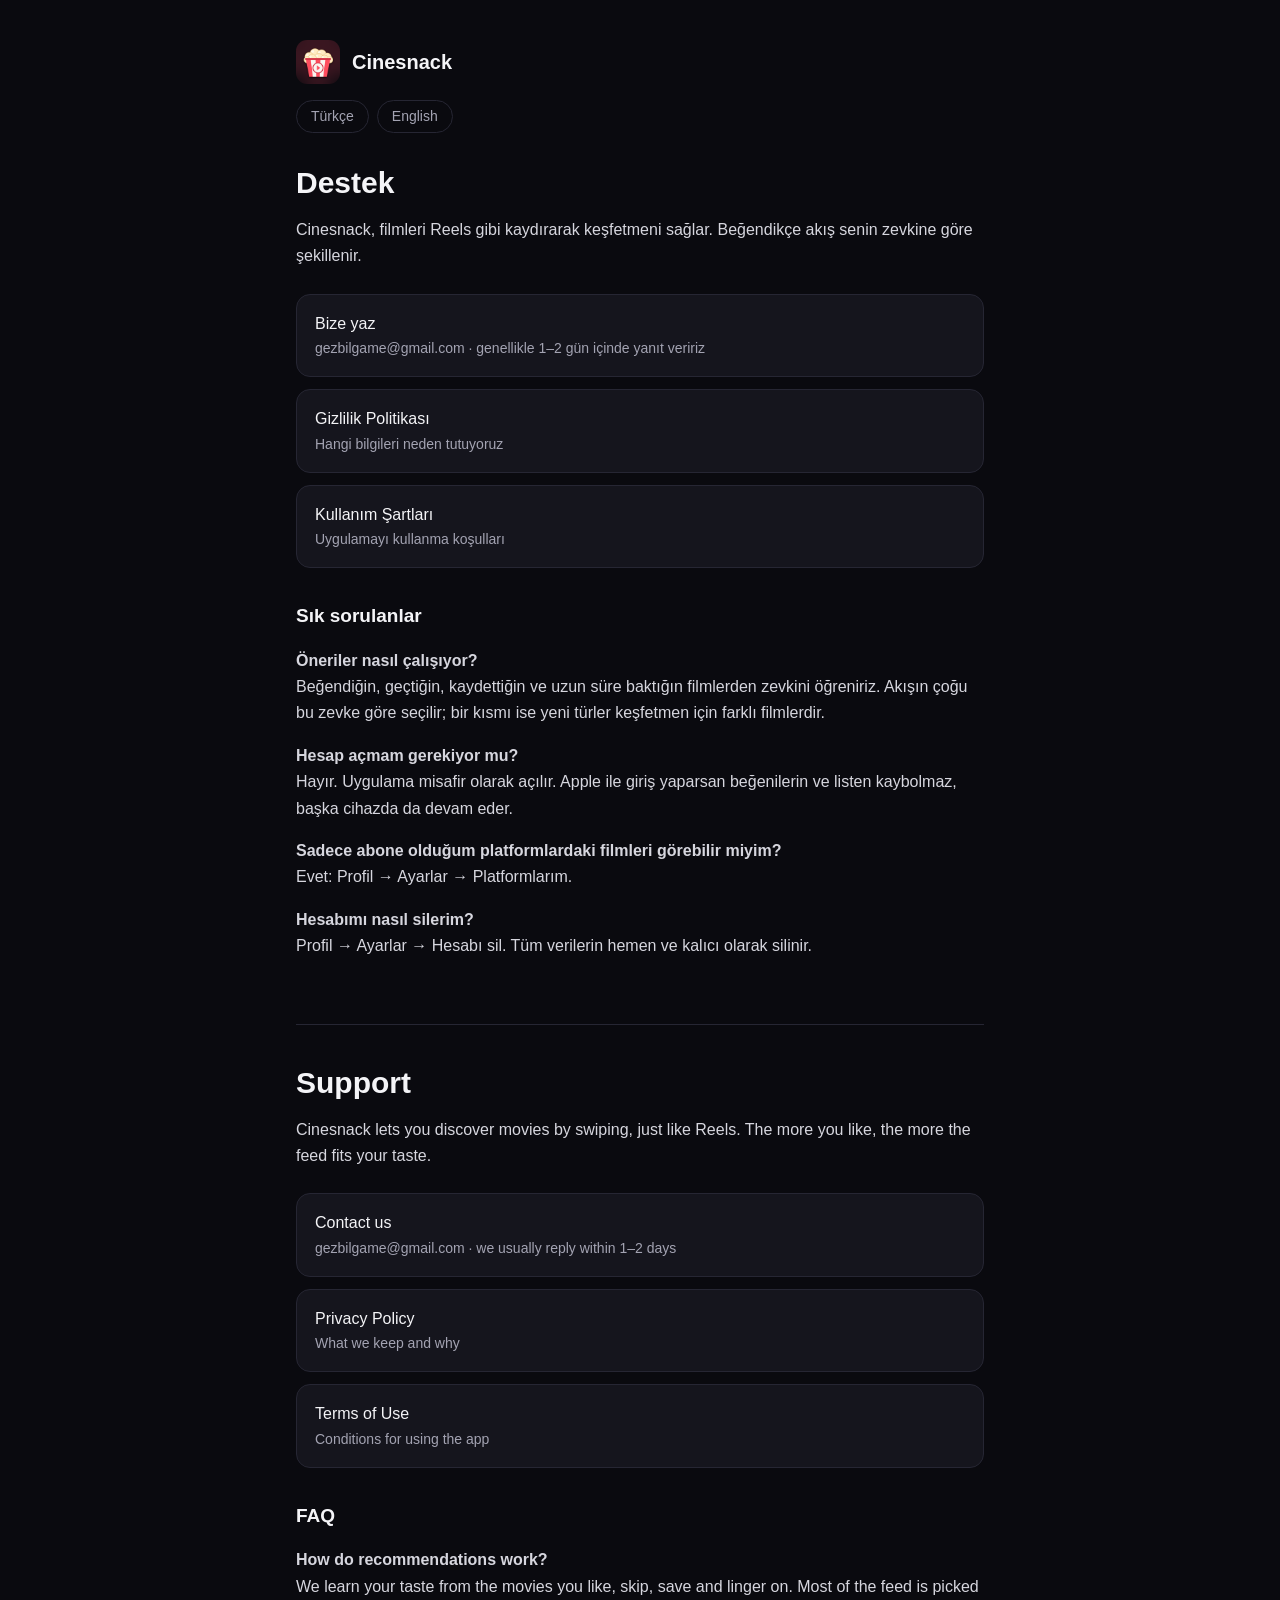
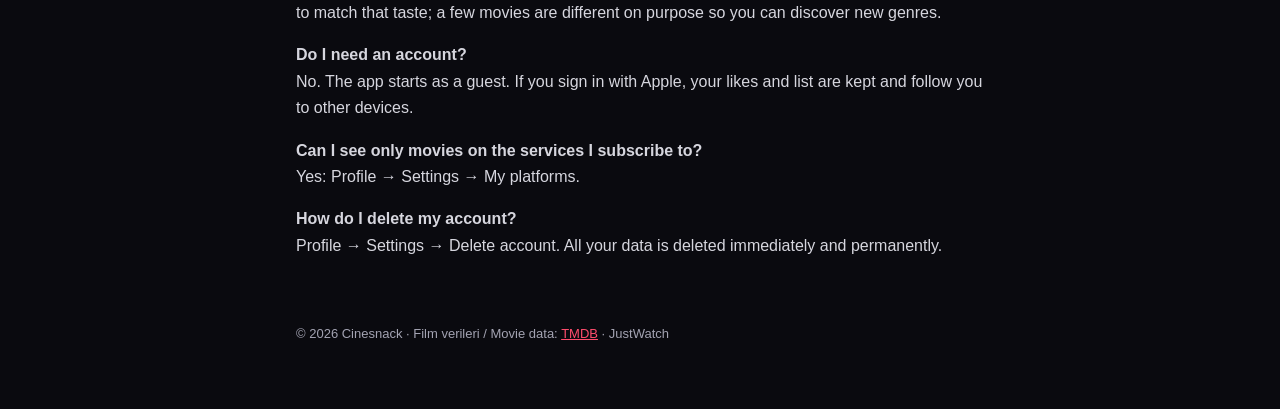
<file: index.html>
<!doctype html>
<html lang="tr">
<head>
  <meta charset="utf-8">
  <meta name="viewport" content="width=device-width, initial-scale=1">
  <title>Cinesnack Destek</title>
  <meta name="description" content="Cinesnack: filmleri Reels gibi kaydırarak keşfet. Destek ve yasal bilgiler.">
  <link rel="icon" href="icon.png">
  <link rel="stylesheet" href="style.css">
</head>
<body>
<main>
  <header><img src="icon.png" alt=""><a href="./">Cinesnack</a></header>
  <nav class="lang"><a href="#tr">Türkçe</a><a href="#en">English</a></nav>

  <section id="tr" lang="tr">
    <h1>Destek</h1>
    <p>Cinesnack, filmleri Reels gibi kaydırarak keşfetmeni sağlar. Beğendikçe akış senin zevkine göre şekillenir.</p>

    <div class="cards">
      <a href="mailto:gezbilgame@gmail.com">Bize yaz<span>gezbilgame@gmail.com · genellikle 1–2 gün içinde yanıt veririz</span></a>
      <a href="privacy.html#tr">Gizlilik Politikası<span>Hangi bilgileri neden tutuyoruz</span></a>
      <a href="terms.html#tr">Kullanım Şartları<span>Uygulamayı kullanma koşulları</span></a>
    </div>

    <h2>Sık sorulanlar</h2>
    <p><strong>Öneriler nasıl çalışıyor?</strong><br>Beğendiğin, geçtiğin, kaydettiğin ve uzun süre baktığın filmlerden zevkini öğreniriz. Akışın çoğu bu zevke göre seçilir; bir kısmı ise yeni türler keşfetmen için farklı filmlerdir.</p>
    <p><strong>Hesap açmam gerekiyor mu?</strong><br>Hayır. Uygulama misafir olarak açılır. Apple ile giriş yaparsan beğenilerin ve listen kaybolmaz, başka cihazda da devam eder.</p>
    <p><strong>Sadece abone olduğum platformlardaki filmleri görebilir miyim?</strong><br>Evet: Profil → Ayarlar → Platformlarım.</p>
    <p><strong>Hesabımı nasıl silerim?</strong><br>Profil → Ayarlar → Hesabı sil. Tüm verilerin hemen ve kalıcı olarak silinir.</p>
  </section>

  <section id="en" lang="en">
    <h1>Support</h1>
    <p>Cinesnack lets you discover movies by swiping, just like Reels. The more you like, the more the feed fits your taste.</p>

    <div class="cards">
      <a href="mailto:gezbilgame@gmail.com">Contact us<span>gezbilgame@gmail.com · we usually reply within 1–2 days</span></a>
      <a href="privacy.html#en">Privacy Policy<span>What we keep and why</span></a>
      <a href="terms.html#en">Terms of Use<span>Conditions for using the app</span></a>
    </div>

    <h2>FAQ</h2>
    <p><strong>How do recommendations work?</strong><br>We learn your taste from the movies you like, skip, save and linger on. Most of the feed is picked to match that taste; a few movies are different on purpose so you can discover new genres.</p>
    <p><strong>Do I need an account?</strong><br>No. The app starts as a guest. If you sign in with Apple, your likes and list are kept and follow you to other devices.</p>
    <p><strong>Can I see only movies on the services I subscribe to?</strong><br>Yes: Profile → Settings → My platforms.</p>
    <p><strong>How do I delete my account?</strong><br>Profile → Settings → Delete account. All your data is deleted immediately and permanently.</p>
  </section>

  <footer>© 2026 Cinesnack · Film verileri / Movie data: <a href="https://www.themoviedb.org">TMDB</a> · JustWatch</footer>
</main>
</body>
</html>
</file>
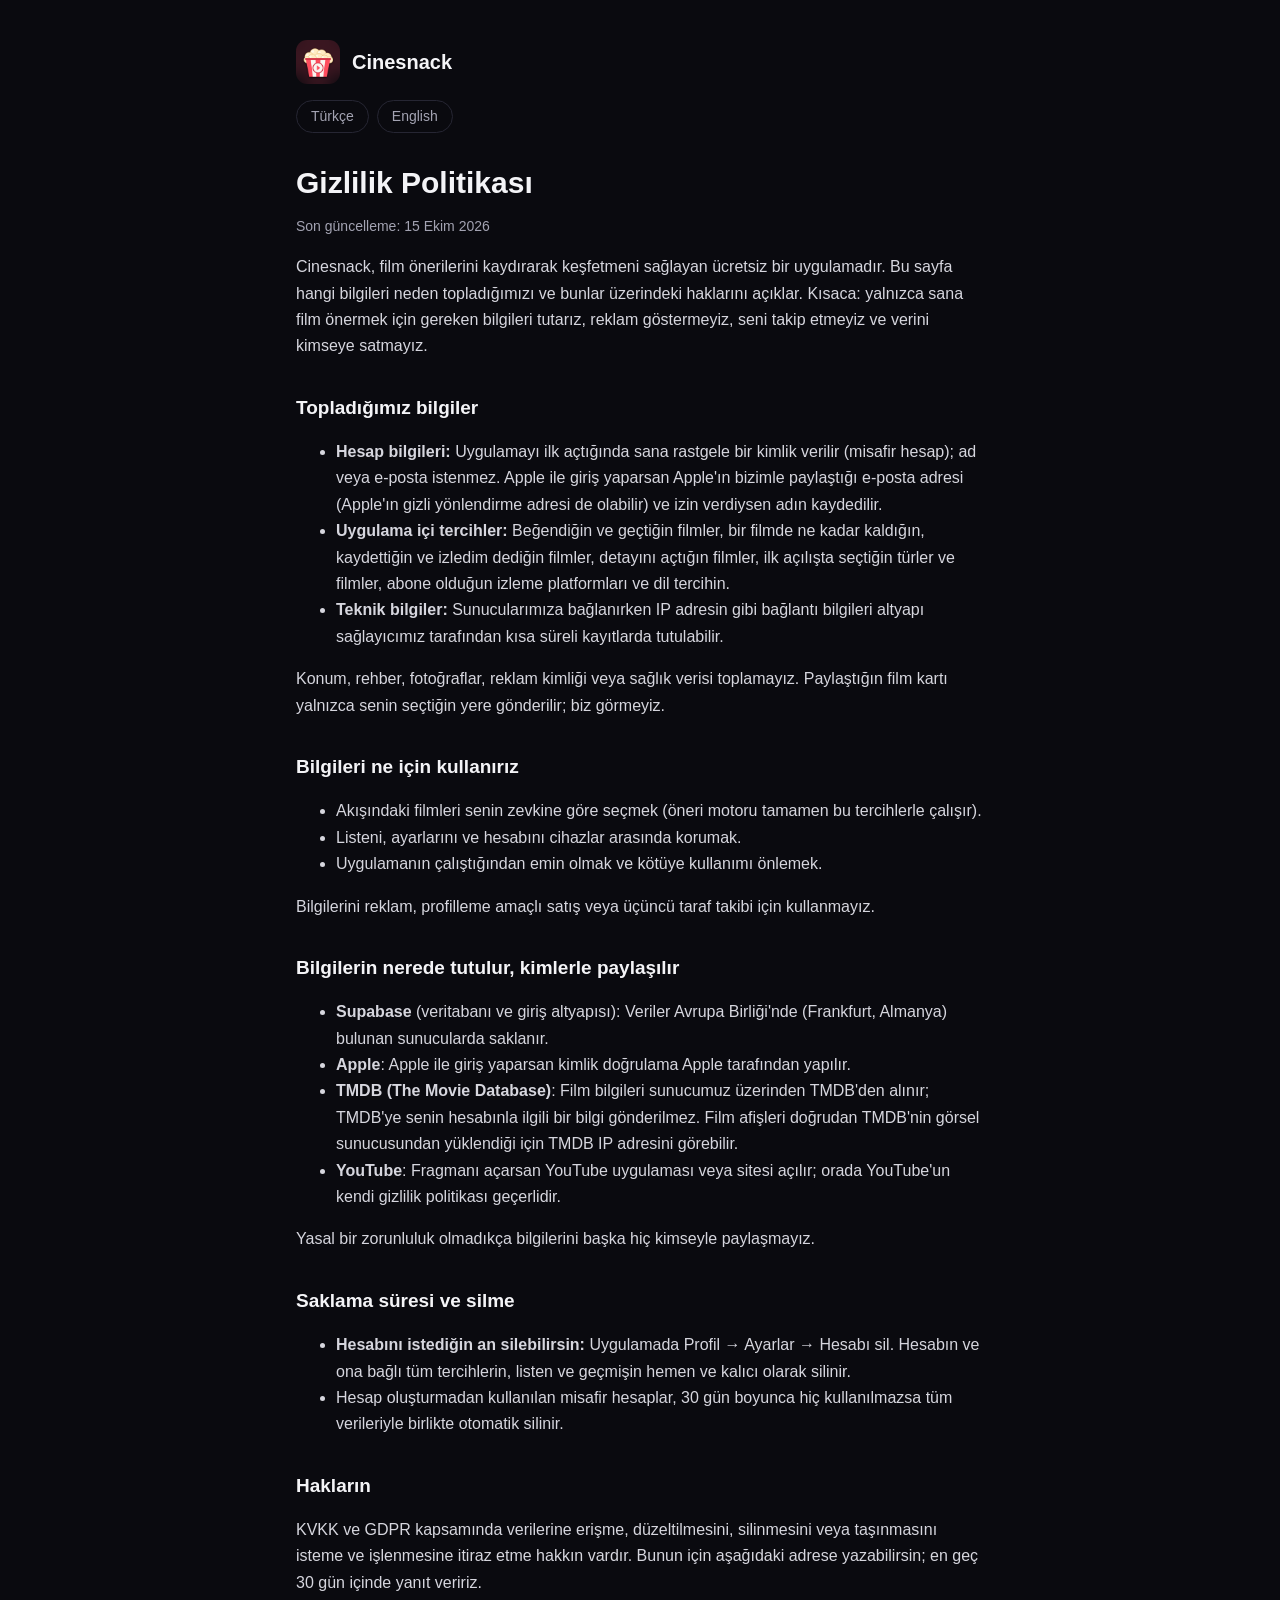
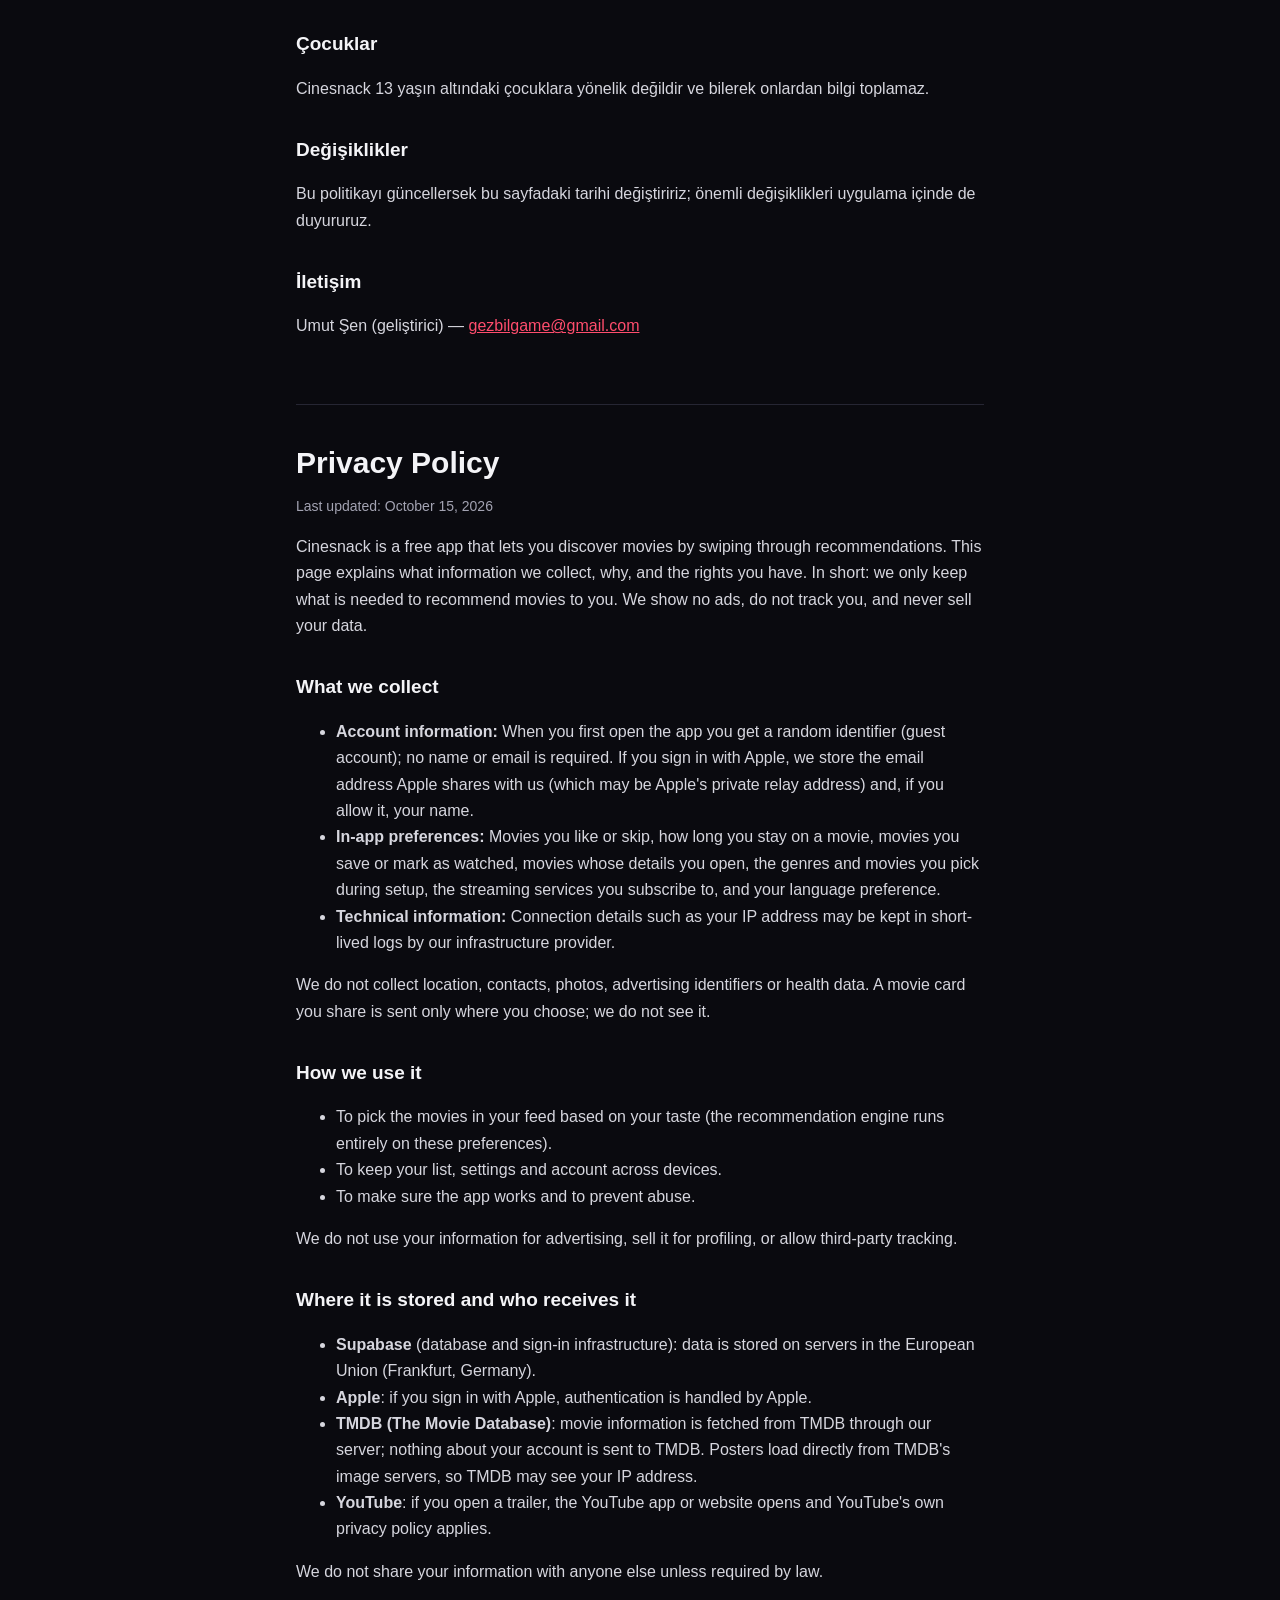
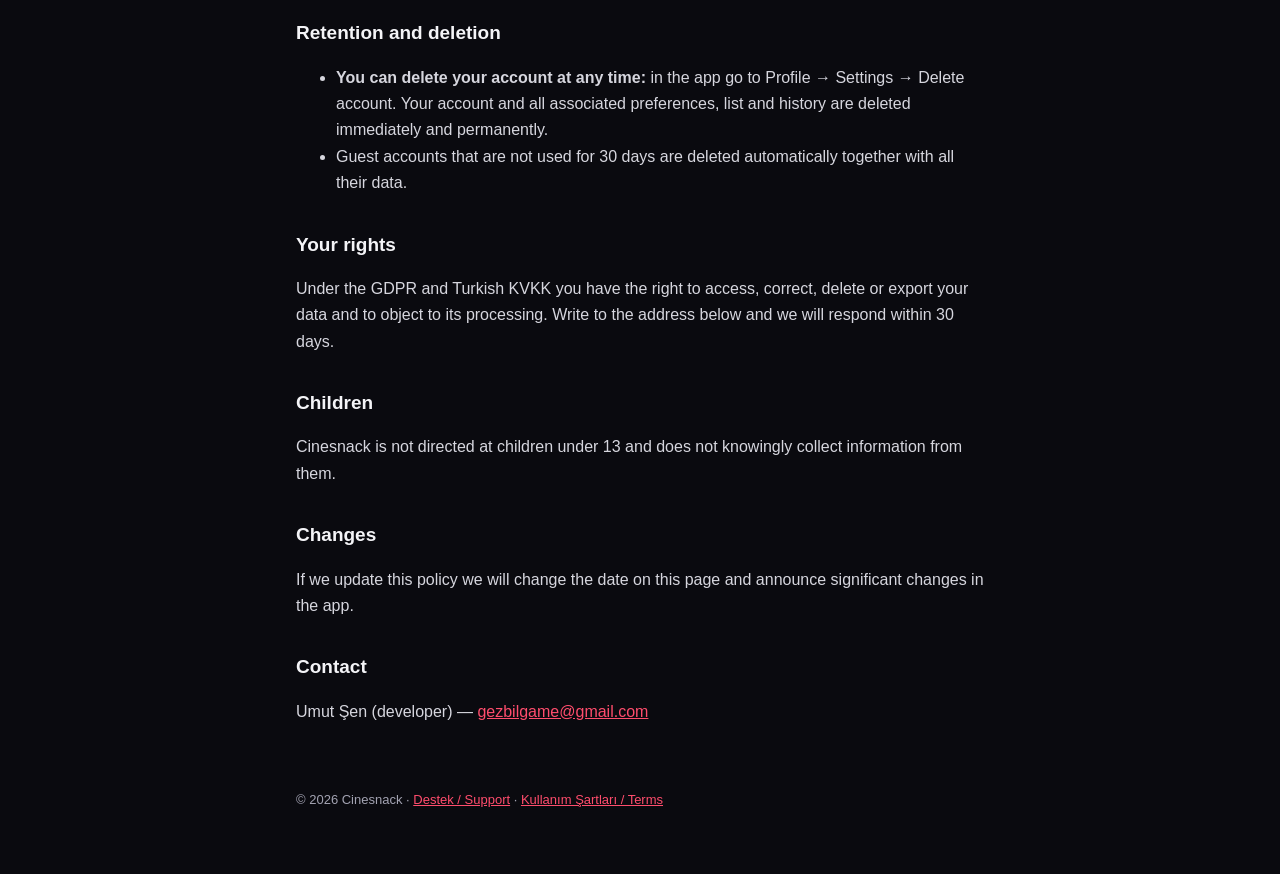
<file: privacy.html>
<!doctype html>
<html lang="tr">
<head>
  <meta charset="utf-8">
  <meta name="viewport" content="width=device-width, initial-scale=1">
  <title>Cinesnack Gizlilik</title>
  <meta name="description" content="Cinesnack gizlilik politikası / privacy policy">
  <link rel="icon" href="icon.png">
  <link rel="stylesheet" href="style.css">
</head>
<body>
<main>
  <header><img src="icon.png" alt=""><a href="./">Cinesnack</a></header>
  <nav class="lang"><a href="#tr">Türkçe</a><a href="#en">English</a></nav>

  <section id="tr" lang="tr">
    <h1>Gizlilik Politikası</h1>
    <p class="muted">Son güncelleme: 15 Ekim 2026</p>

    <p>Cinesnack, film önerilerini kaydırarak keşfetmeni sağlayan ücretsiz bir uygulamadır. Bu sayfa hangi bilgileri neden topladığımızı ve bunlar üzerindeki haklarını açıklar. Kısaca: yalnızca sana film önermek için gereken bilgileri tutarız, reklam göstermeyiz, seni takip etmeyiz ve verini kimseye satmayız.</p>

    <h2>Topladığımız bilgiler</h2>
    <ul>
      <li><strong>Hesap bilgileri:</strong> Uygulamayı ilk açtığında sana rastgele bir kimlik verilir (misafir hesap); ad veya e-posta istenmez. Apple ile giriş yaparsan Apple'ın bizimle paylaştığı e-posta adresi (Apple'ın gizli yönlendirme adresi de olabilir) ve izin verdiysen adın kaydedilir.</li>
      <li><strong>Uygulama içi tercihler:</strong> Beğendiğin ve geçtiğin filmler, bir filmde ne kadar kaldığın, kaydettiğin ve izledim dediğin filmler, detayını açtığın filmler, ilk açılışta seçtiğin türler ve filmler, abone olduğun izleme platformları ve dil tercihin.</li>
      <li><strong>Teknik bilgiler:</strong> Sunucularımıza bağlanırken IP adresin gibi bağlantı bilgileri altyapı sağlayıcımız tarafından kısa süreli kayıtlarda tutulabilir.</li>
    </ul>
    <p>Konum, rehber, fotoğraflar, reklam kimliği veya sağlık verisi toplamayız. Paylaştığın film kartı yalnızca senin seçtiğin yere gönderilir; biz görmeyiz.</p>

    <h2>Bilgileri ne için kullanırız</h2>
    <ul>
      <li>Akışındaki filmleri senin zevkine göre seçmek (öneri motoru tamamen bu tercihlerle çalışır).</li>
      <li>Listeni, ayarlarını ve hesabını cihazlar arasında korumak.</li>
      <li>Uygulamanın çalıştığından emin olmak ve kötüye kullanımı önlemek.</li>
    </ul>
    <p>Bilgilerini reklam, profilleme amaçlı satış veya üçüncü taraf takibi için kullanmayız.</p>

    <h2>Bilgilerin nerede tutulur, kimlerle paylaşılır</h2>
    <ul>
      <li><strong>Supabase</strong> (veritabanı ve giriş altyapısı): Veriler Avrupa Birliği'nde (Frankfurt, Almanya) bulunan sunucularda saklanır.</li>
      <li><strong>Apple</strong>: Apple ile giriş yaparsan kimlik doğrulama Apple tarafından yapılır.</li>
      <li><strong>TMDB (The Movie Database)</strong>: Film bilgileri sunucumuz üzerinden TMDB'den alınır; TMDB'ye senin hesabınla ilgili bir bilgi gönderilmez. Film afişleri doğrudan TMDB'nin görsel sunucusundan yüklendiği için TMDB IP adresini görebilir.</li>
      <li><strong>YouTube</strong>: Fragmanı açarsan YouTube uygulaması veya sitesi açılır; orada YouTube'un kendi gizlilik politikası geçerlidir.</li>
    </ul>
    <p>Yasal bir zorunluluk olmadıkça bilgilerini başka hiç kimseyle paylaşmayız.</p>

    <h2>Saklama süresi ve silme</h2>
    <ul>
      <li><strong>Hesabını istediğin an silebilirsin:</strong> Uygulamada Profil → Ayarlar → Hesabı sil. Hesabın ve ona bağlı tüm tercihlerin, listen ve geçmişin hemen ve kalıcı olarak silinir.</li>
      <li>Hesap oluşturmadan kullanılan misafir hesaplar, 30 gün boyunca hiç kullanılmazsa tüm verileriyle birlikte otomatik silinir.</li>
    </ul>

    <h2>Hakların</h2>
    <p>KVKK ve GDPR kapsamında verilerine erişme, düzeltilmesini, silinmesini veya taşınmasını isteme ve işlenmesine itiraz etme hakkın vardır. Bunun için aşağıdaki adrese yazabilirsin; en geç 30 gün içinde yanıt veririz.</p>

    <h2>Çocuklar</h2>
    <p>Cinesnack 13 yaşın altındaki çocuklara yönelik değildir ve bilerek onlardan bilgi toplamaz.</p>

    <h2>Değişiklikler</h2>
    <p>Bu politikayı güncellersek bu sayfadaki tarihi değiştiririz; önemli değişiklikleri uygulama içinde de duyururuz.</p>

    <h2>İletişim</h2>
    <p>Umut Şen (geliştirici) — <a href="mailto:gezbilgame@gmail.com">gezbilgame@gmail.com</a></p>
  </section>

  <section id="en" lang="en">
    <h1>Privacy Policy</h1>
    <p class="muted">Last updated: October 15, 2026</p>

    <p>Cinesnack is a free app that lets you discover movies by swiping through recommendations. This page explains what information we collect, why, and the rights you have. In short: we only keep what is needed to recommend movies to you. We show no ads, do not track you, and never sell your data.</p>

    <h2>What we collect</h2>
    <ul>
      <li><strong>Account information:</strong> When you first open the app you get a random identifier (guest account); no name or email is required. If you sign in with Apple, we store the email address Apple shares with us (which may be Apple's private relay address) and, if you allow it, your name.</li>
      <li><strong>In-app preferences:</strong> Movies you like or skip, how long you stay on a movie, movies you save or mark as watched, movies whose details you open, the genres and movies you pick during setup, the streaming services you subscribe to, and your language preference.</li>
      <li><strong>Technical information:</strong> Connection details such as your IP address may be kept in short-lived logs by our infrastructure provider.</li>
    </ul>
    <p>We do not collect location, contacts, photos, advertising identifiers or health data. A movie card you share is sent only where you choose; we do not see it.</p>

    <h2>How we use it</h2>
    <ul>
      <li>To pick the movies in your feed based on your taste (the recommendation engine runs entirely on these preferences).</li>
      <li>To keep your list, settings and account across devices.</li>
      <li>To make sure the app works and to prevent abuse.</li>
    </ul>
    <p>We do not use your information for advertising, sell it for profiling, or allow third-party tracking.</p>

    <h2>Where it is stored and who receives it</h2>
    <ul>
      <li><strong>Supabase</strong> (database and sign-in infrastructure): data is stored on servers in the European Union (Frankfurt, Germany).</li>
      <li><strong>Apple</strong>: if you sign in with Apple, authentication is handled by Apple.</li>
      <li><strong>TMDB (The Movie Database)</strong>: movie information is fetched from TMDB through our server; nothing about your account is sent to TMDB. Posters load directly from TMDB's image servers, so TMDB may see your IP address.</li>
      <li><strong>YouTube</strong>: if you open a trailer, the YouTube app or website opens and YouTube's own privacy policy applies.</li>
    </ul>
    <p>We do not share your information with anyone else unless required by law.</p>

    <h2>Retention and deletion</h2>
    <ul>
      <li><strong>You can delete your account at any time:</strong> in the app go to Profile → Settings → Delete account. Your account and all associated preferences, list and history are deleted immediately and permanently.</li>
      <li>Guest accounts that are not used for 30 days are deleted automatically together with all their data.</li>
    </ul>

    <h2>Your rights</h2>
    <p>Under the GDPR and Turkish KVKK you have the right to access, correct, delete or export your data and to object to its processing. Write to the address below and we will respond within 30 days.</p>

    <h2>Children</h2>
    <p>Cinesnack is not directed at children under 13 and does not knowingly collect information from them.</p>

    <h2>Changes</h2>
    <p>If we update this policy we will change the date on this page and announce significant changes in the app.</p>

    <h2>Contact</h2>
    <p>Umut Şen (developer) — <a href="mailto:gezbilgame@gmail.com">gezbilgame@gmail.com</a></p>
  </section>

  <footer>© 2026 Cinesnack · <a href="./">Destek / Support</a> · <a href="terms.html">Kullanım Şartları / Terms</a></footer>
</main>
</body>
</html>
</file>
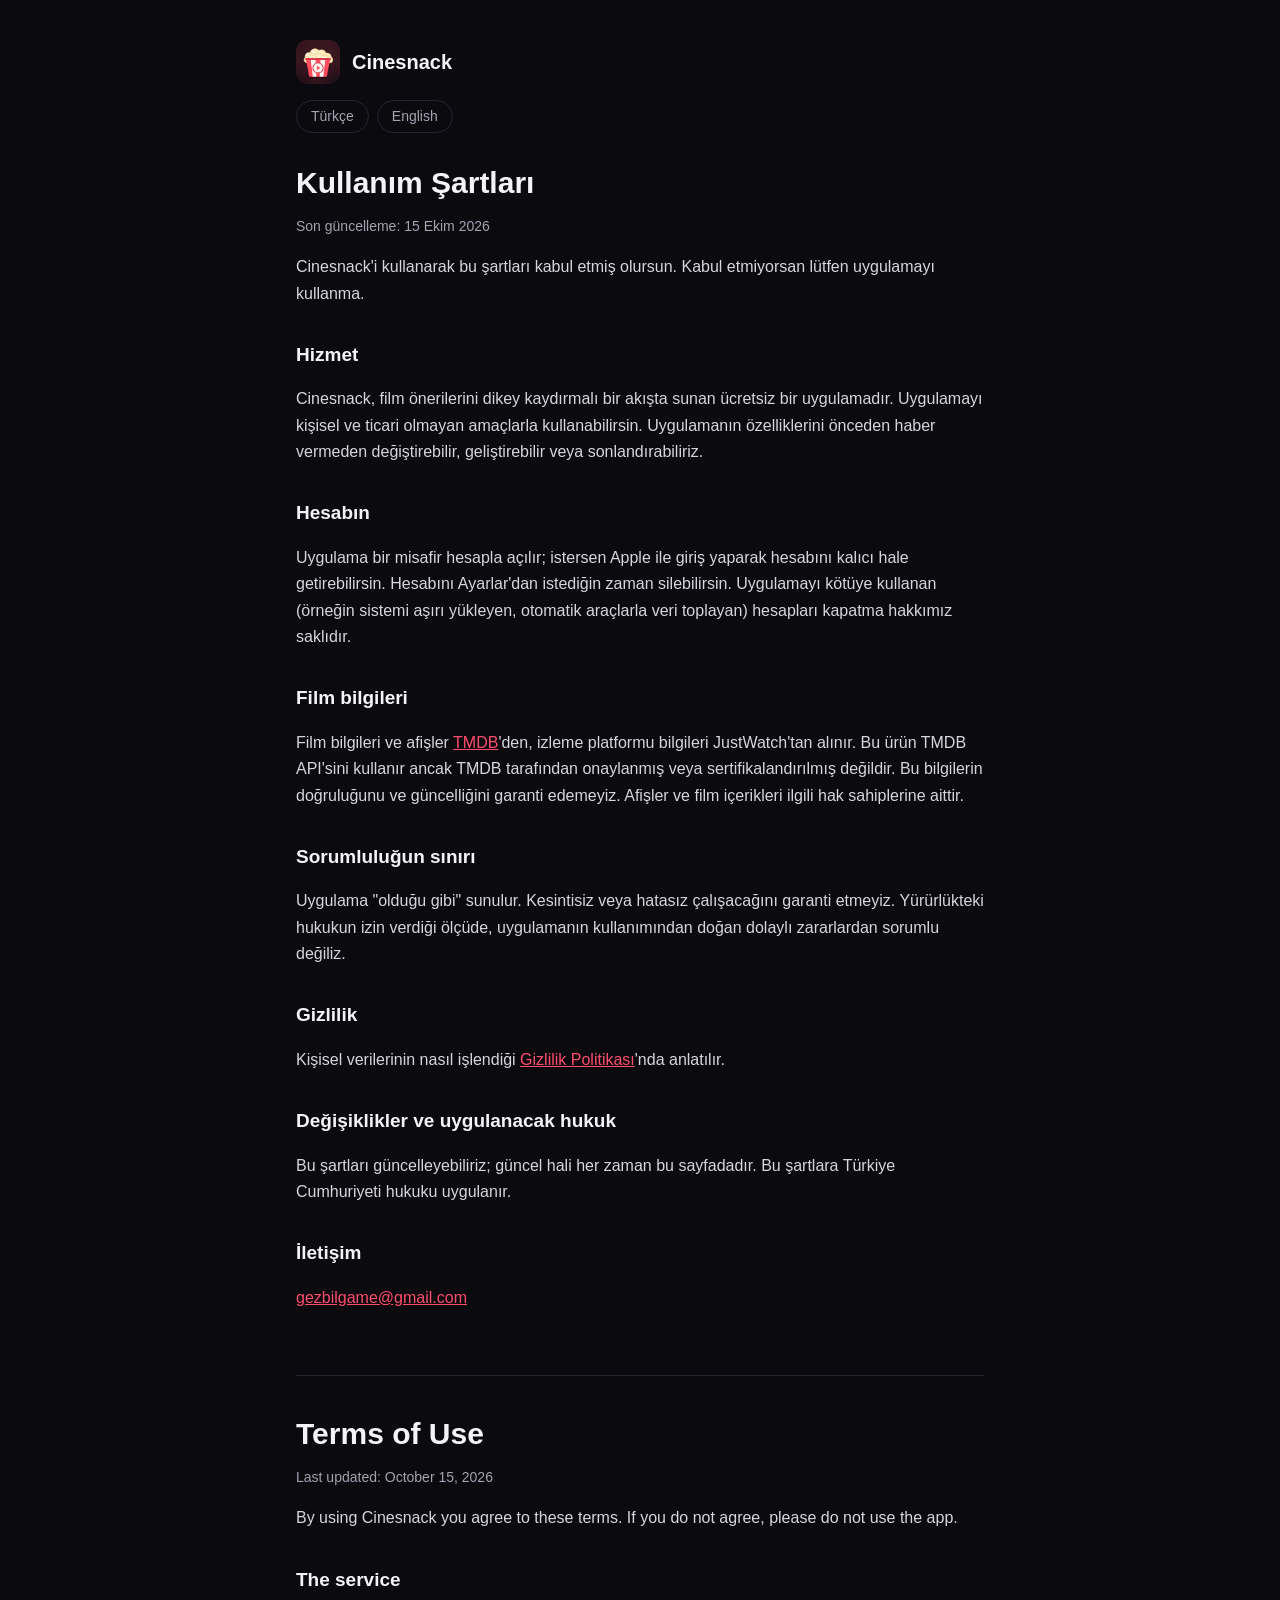
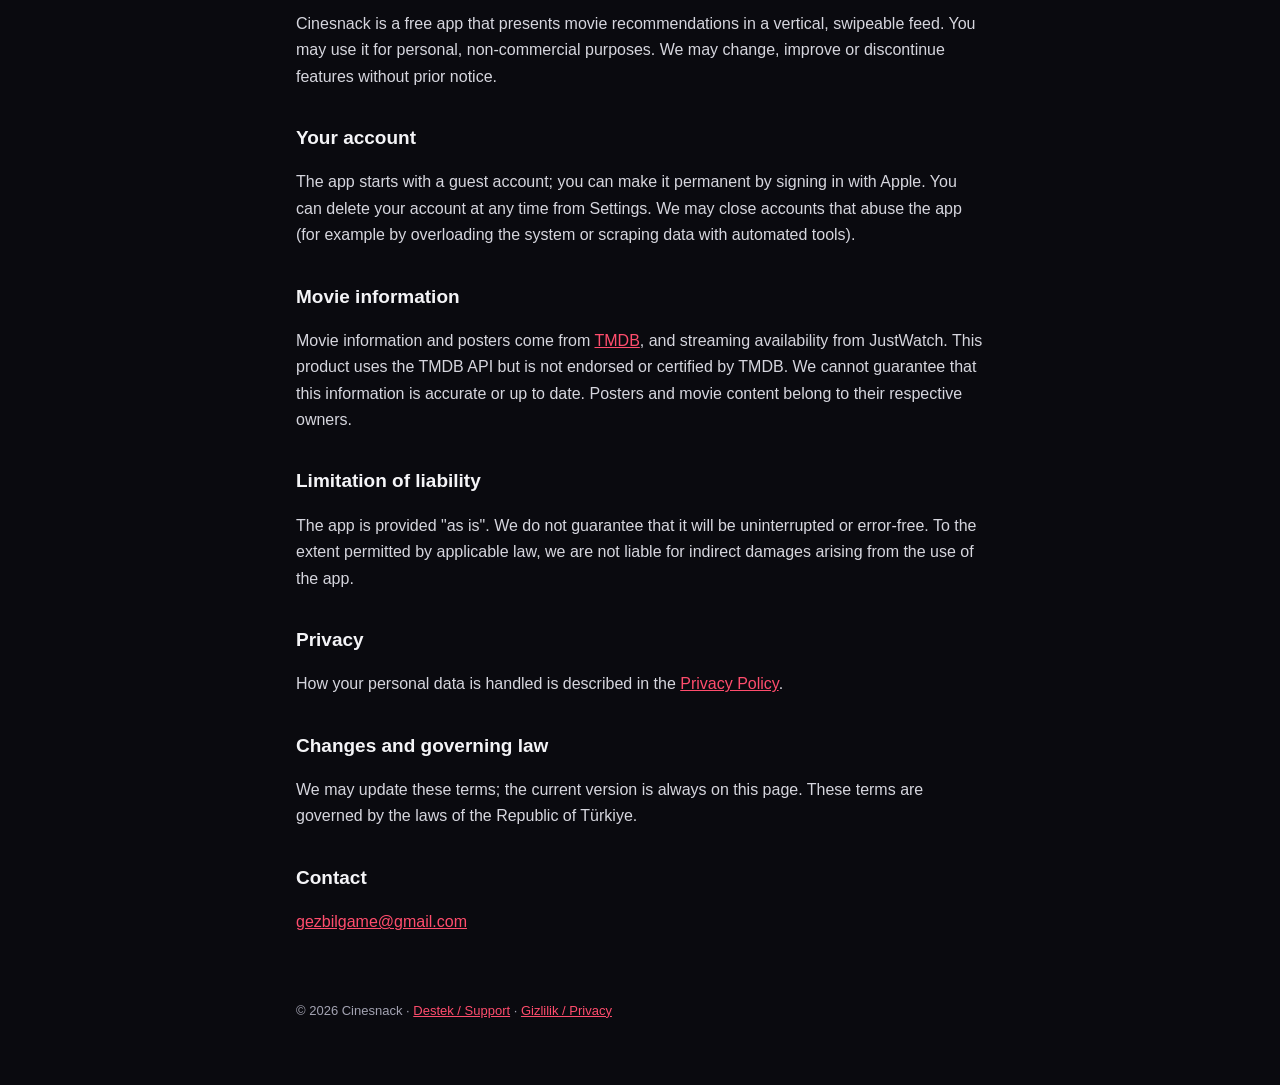
<file: terms.html>
<!doctype html>
<html lang="tr">
<head>
  <meta charset="utf-8">
  <meta name="viewport" content="width=device-width, initial-scale=1">
  <title>Cinesnack Kullanım Şartları</title>
  <meta name="description" content="Cinesnack kullanım şartları / terms of use">
  <link rel="icon" href="icon.png">
  <link rel="stylesheet" href="style.css">
</head>
<body>
<main>
  <header><img src="icon.png" alt=""><a href="./">Cinesnack</a></header>
  <nav class="lang"><a href="#tr">Türkçe</a><a href="#en">English</a></nav>

  <section id="tr" lang="tr">
    <h1>Kullanım Şartları</h1>
    <p class="muted">Son güncelleme: 15 Ekim 2026</p>

    <p>Cinesnack'i kullanarak bu şartları kabul etmiş olursun. Kabul etmiyorsan lütfen uygulamayı kullanma.</p>

    <h2>Hizmet</h2>
    <p>Cinesnack, film önerilerini dikey kaydırmalı bir akışta sunan ücretsiz bir uygulamadır. Uygulamayı kişisel ve ticari olmayan amaçlarla kullanabilirsin. Uygulamanın özelliklerini önceden haber vermeden değiştirebilir, geliştirebilir veya sonlandırabiliriz.</p>

    <h2>Hesabın</h2>
    <p>Uygulama bir misafir hesapla açılır; istersen Apple ile giriş yaparak hesabını kalıcı hale getirebilirsin. Hesabını Ayarlar'dan istediğin zaman silebilirsin. Uygulamayı kötüye kullanan (örneğin sistemi aşırı yükleyen, otomatik araçlarla veri toplayan) hesapları kapatma hakkımız saklıdır.</p>

    <h2>Film bilgileri</h2>
    <p>Film bilgileri ve afişler <a href="https://www.themoviedb.org">TMDB</a>'den, izleme platformu bilgileri JustWatch'tan alınır. Bu ürün TMDB API'sini kullanır ancak TMDB tarafından onaylanmış veya sertifikalandırılmış değildir. Bu bilgilerin doğruluğunu ve güncelliğini garanti edemeyiz. Afişler ve film içerikleri ilgili hak sahiplerine aittir.</p>

    <h2>Sorumluluğun sınırı</h2>
    <p>Uygulama "olduğu gibi" sunulur. Kesintisiz veya hatasız çalışacağını garanti etmeyiz. Yürürlükteki hukukun izin verdiği ölçüde, uygulamanın kullanımından doğan dolaylı zararlardan sorumlu değiliz.</p>

    <h2>Gizlilik</h2>
    <p>Kişisel verilerinin nasıl işlendiği <a href="privacy.html">Gizlilik Politikası</a>'nda anlatılır.</p>

    <h2>Değişiklikler ve uygulanacak hukuk</h2>
    <p>Bu şartları güncelleyebiliriz; güncel hali her zaman bu sayfadadır. Bu şartlara Türkiye Cumhuriyeti hukuku uygulanır.</p>

    <h2>İletişim</h2>
    <p><a href="mailto:gezbilgame@gmail.com">gezbilgame@gmail.com</a></p>
  </section>

  <section id="en" lang="en">
    <h1>Terms of Use</h1>
    <p class="muted">Last updated: October 15, 2026</p>

    <p>By using Cinesnack you agree to these terms. If you do not agree, please do not use the app.</p>

    <h2>The service</h2>
    <p>Cinesnack is a free app that presents movie recommendations in a vertical, swipeable feed. You may use it for personal, non-commercial purposes. We may change, improve or discontinue features without prior notice.</p>

    <h2>Your account</h2>
    <p>The app starts with a guest account; you can make it permanent by signing in with Apple. You can delete your account at any time from Settings. We may close accounts that abuse the app (for example by overloading the system or scraping data with automated tools).</p>

    <h2>Movie information</h2>
    <p>Movie information and posters come from <a href="https://www.themoviedb.org">TMDB</a>, and streaming availability from JustWatch. This product uses the TMDB API but is not endorsed or certified by TMDB. We cannot guarantee that this information is accurate or up to date. Posters and movie content belong to their respective owners.</p>

    <h2>Limitation of liability</h2>
    <p>The app is provided "as is". We do not guarantee that it will be uninterrupted or error-free. To the extent permitted by applicable law, we are not liable for indirect damages arising from the use of the app.</p>

    <h2>Privacy</h2>
    <p>How your personal data is handled is described in the <a href="privacy.html">Privacy Policy</a>.</p>

    <h2>Changes and governing law</h2>
    <p>We may update these terms; the current version is always on this page. These terms are governed by the laws of the Republic of Türkiye.</p>

    <h2>Contact</h2>
    <p><a href="mailto:gezbilgame@gmail.com">gezbilgame@gmail.com</a></p>
  </section>

  <footer>© 2026 Cinesnack · <a href="./">Destek / Support</a> · <a href="privacy.html">Gizlilik / Privacy</a></footer>
</main>
</body>
</html>
</file>
<file: style.css>
:root {
  --bg: #0a0a0f;
  --surface: #15151d;
  --text: #f4f4f7;
  --muted: #a3a3b2;
  --accent: #ff4d6d;
  --line: #262633;
}
* { box-sizing: border-box; }
html { -webkit-text-size-adjust: 100%; }
body {
  margin: 0;
  background: var(--bg);
  color: var(--text);
  font: 16px/1.65 -apple-system, BlinkMacSystemFont, "Segoe UI", Roboto, sans-serif;
}
main { max-width: 720px; margin: 0 auto; padding: 40px 16px 64px; }
header { display: flex; align-items: center; gap: 12px; margin-bottom: 8px; }
header img { width: 44px; height: 44px; border-radius: 11px; }
header a { color: var(--text); text-decoration: none; font-weight: 700; font-size: 20px; }
nav.lang { margin: 16px 0 32px; display: flex; gap: 8px; }
nav.lang a {
  color: var(--muted); text-decoration: none; border: 1px solid var(--line);
  border-radius: 999px; padding: 4px 14px; font-size: 14px;
}
nav.lang a:hover { color: var(--text); border-color: var(--muted); }
h1 { font-size: 30px; line-height: 1.2; margin: 0 0 4px; }
h2 { font-size: 19px; margin: 32px 0 8px; }
p, li { color: #d6d6de; }
.muted { color: var(--muted); font-size: 14px; }
a { color: var(--accent); }
section + section { margin-top: 64px; padding-top: 40px; border-top: 1px solid var(--line); }
.cards { display: grid; gap: 12px; margin: 24px 0; }
.cards a {
  display: block; background: var(--surface); border: 1px solid var(--line);
  border-radius: 14px; padding: 16px 18px; color: var(--text); text-decoration: none;
}
.cards a span { display: block; color: var(--muted); font-size: 14px; }
footer { margin-top: 64px; color: var(--muted); font-size: 13px; }
</file>
